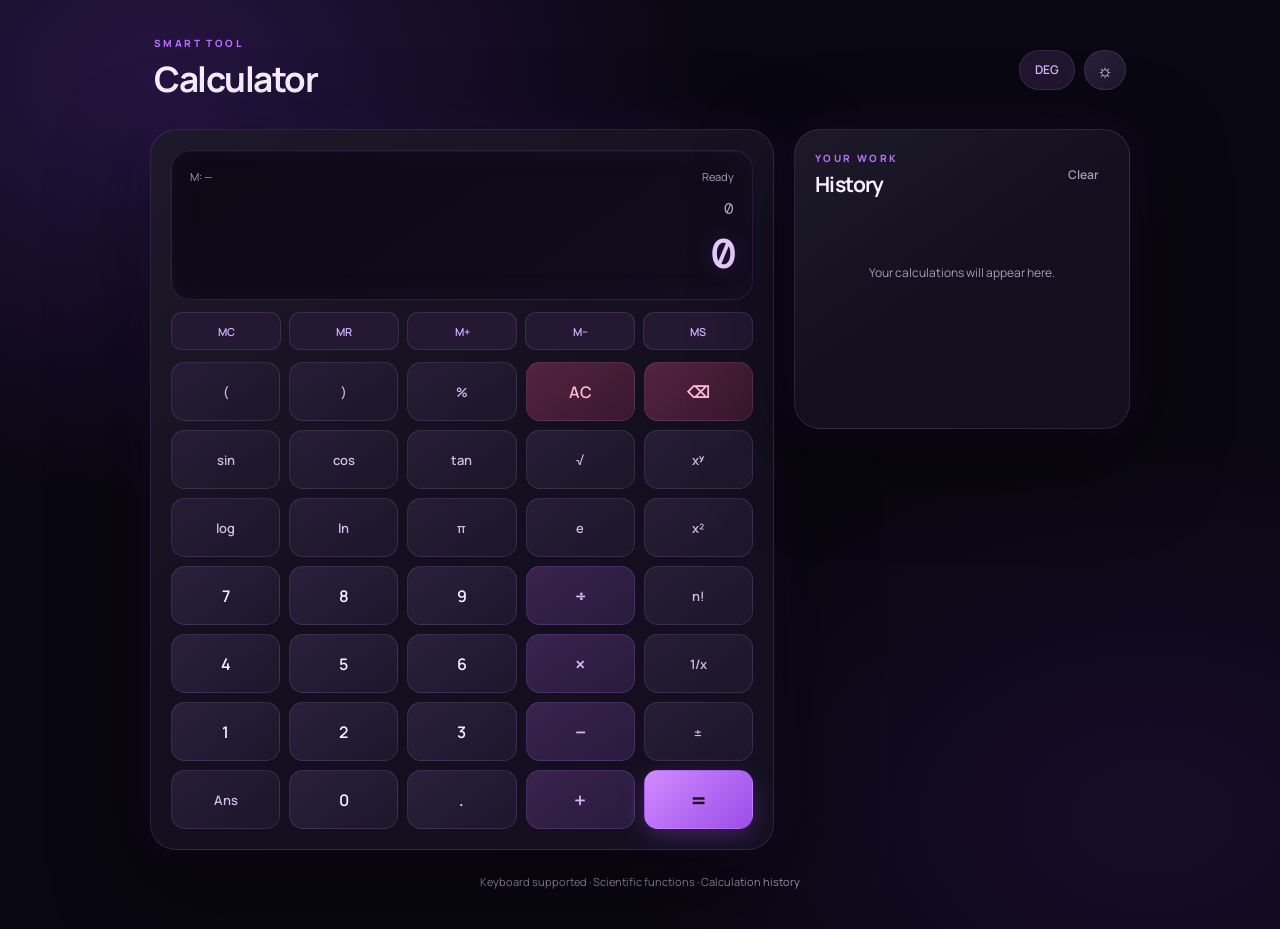
<file: WebDev-L2-Calculator/index.html>
<!DOCTYPE html>
<html lang="en">
<head>
  <meta charset="UTF-8" />
  <meta name="viewport" content="width=device-width, initial-scale=1.0" />
  <meta name="theme-color" content="#101827" />
  <title>Advanced Calculator</title>
  <link rel="stylesheet" href="style.css" />
</head>
<body>
  <main class="app">
    <header class="topbar">
      <div>
        <p class="eyebrow">SMART TOOL</p>
        <h1>Calculator</h1>
      </div>
      <div class="top-actions">
        <button id="angleMode" class="chip" title="Toggle degrees/radians">DEG</button>
        <button id="themeToggle" class="icon-btn" title="Toggle theme" aria-label="Toggle theme">☼</button>
      </div>
    </header>

    <section class="calculator">
      <div class="display">
        <div class="display-meta">
          <span id="memoryIndicator">M: —</span>
          <span id="status">Ready</span>
        </div>
        <div id="expression" class="expression" aria-label="Expression">0</div>
        <div id="result" class="result" aria-live="polite">0</div>
      </div>

      <div class="utility-row">
        <button data-action="memory-clear">MC</button>
        <button data-action="memory-recall">MR</button>
        <button data-action="memory-add">M+</button>
        <button data-action="memory-subtract">M−</button>
        <button data-action="memory-store">MS</button>
      </div>

      <div class="keypad">
        <button class="function" data-value="(">(</button>
        <button class="function" data-value=")">)</button>
        <button class="function" data-action="percent">%</button>
        <button class="danger" data-action="clear">AC</button>
        <button class="danger" data-action="backspace">⌫</button>

        <button class="function" data-value="sin(">sin</button>
        <button class="function" data-value="cos(">cos</button>
        <button class="function" data-value="tan(">tan</button>
        <button class="function" data-value="sqrt(">√</button>
        <button class="function" data-value="^">xʸ</button>

        <button class="function" data-value="log(">log</button>
        <button class="function" data-value="ln(">ln</button>
        <button class="function" data-value="π">π</button>
        <button class="function" data-value="e">e</button>
        <button class="function" data-action="square">x²</button>

        <button data-value="7">7</button>
        <button data-value="8">8</button>
        <button data-value="9">9</button>
        <button class="operator" data-value="÷">÷</button>
        <button class="function" data-value="!">n!</button>

        <button data-value="4">4</button>
        <button data-value="5">5</button>
        <button data-value="6">6</button>
        <button class="operator" data-value="×">×</button>
        <button class="function" data-action="reciprocal">1/x</button>

        <button data-value="1">1</button>
        <button data-value="2">2</button>
        <button data-value="3">3</button>
        <button class="operator" data-value="−">−</button>
        <button class="function" data-action="sign">±</button>

        <button class="function" data-action="ans">Ans</button>
        <button data-value="0">0</button>
        <button data-value=".">.</button>
        <button class="operator" data-value="+">+</button>
        <button class="equals" data-action="equals">=</button>
      </div>
    </section>

    <aside class="history-panel">
      <div class="history-heading">
        <div>
          <p class="eyebrow">YOUR WORK</p>
          <h2>History</h2>
        </div>
        <button id="clearHistory" class="text-btn">Clear</button>
      </div>
      <div id="history" class="history-list">
        <p class="empty-history">Your calculations will appear here.</p>
      </div>
    </aside>

    <footer>Keyboard supported · Scientific functions · Calculation history</footer>
  </main>
  <script src="script.js"></script>
</body>
</html>
</file>
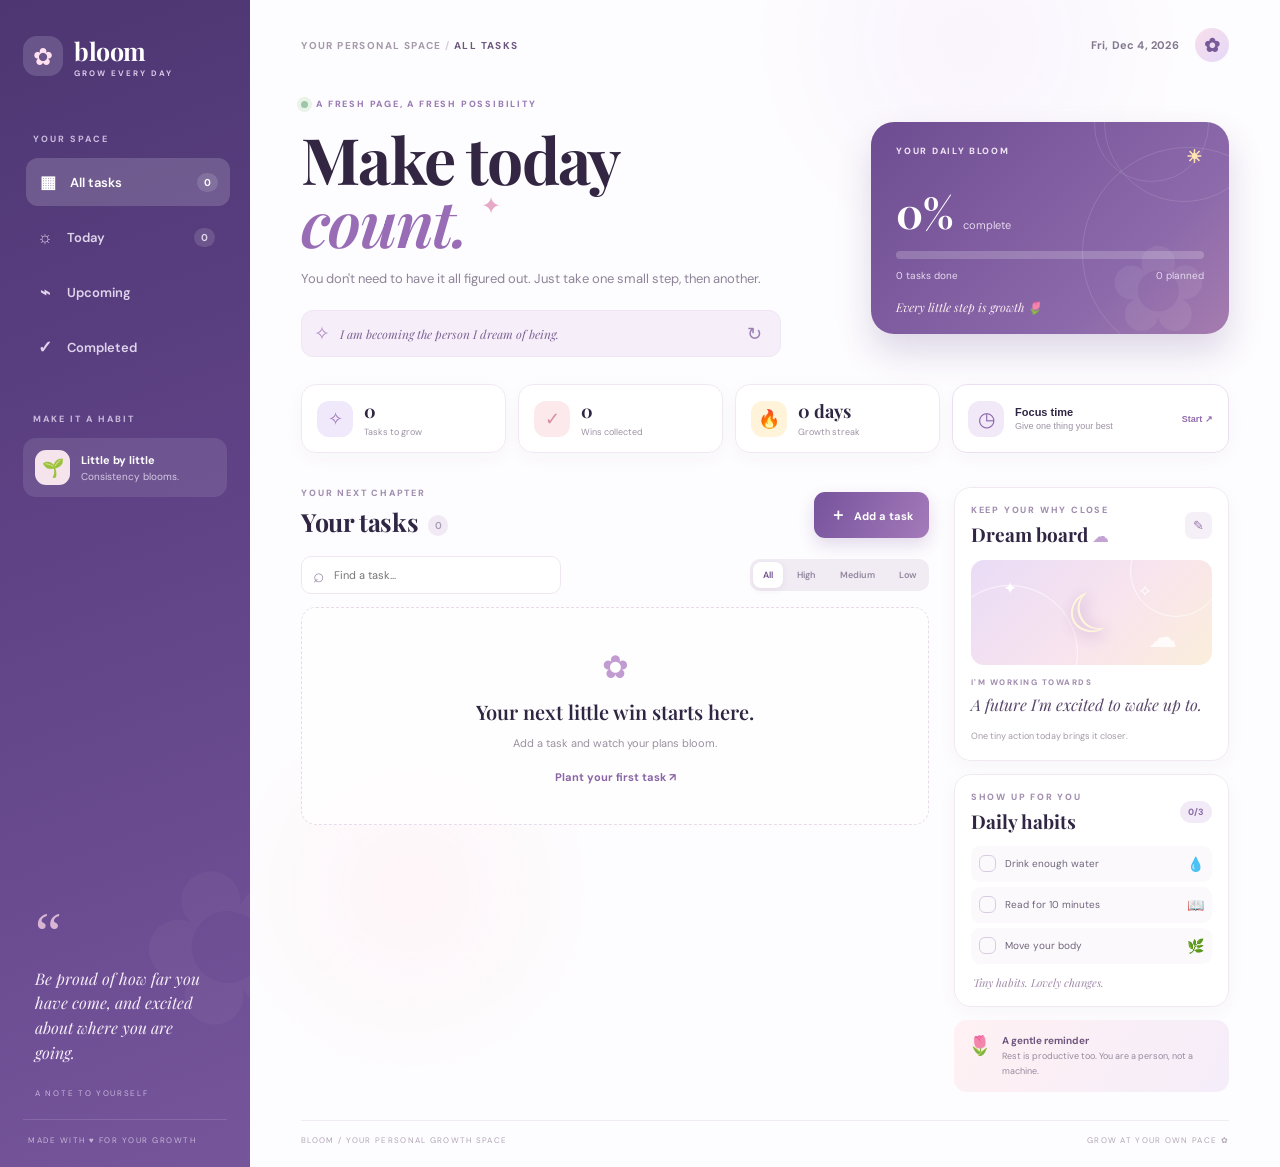
<file: WebDev-L2-ToDo-Web-App/index.html>
<!DOCTYPE html>
<html lang="en">
<head>
<meta charset="UTF-8"><meta name="viewport" content="width=device-width, initial-scale=1.0">
<meta name="description" content="Bloom — a joyful daily planner to grow your goals, habits and focus.">
<title>Bloom — Grow Every Day</title>
<link rel="preconnect" href="https://fonts.googleapis.com"><link rel="preconnect" href="https://fonts.gstatic.com" crossorigin>
<link href="https://fonts.googleapis.com/css2?family=DM+Sans:wght@400;500;600;700;800&family=Playfair+Display:ital,wght@0,600;0,700;1,600;1,700&display=swap" rel="stylesheet">
<link rel="stylesheet" href="style.css">
</head>
<body>
<div class="ambient ambient-one"></div><div class="ambient ambient-two"></div>
<div class="app-shell">
<aside class="sidebar">
 <a class="brand" href="#"><span class="brand-icon">✿</span><span>bloom<small>GROW EVERY DAY</small></span></a>
 <div class="side-label">YOUR SPACE</div>
 <nav class="side-nav" aria-label="Task views">
  <button class="nav-item active" data-filter="all"><span>▦</span> All tasks <b id="allCount">0</b></button>
  <button class="nav-item" data-filter="today"><span>☼</span> Today <b id="todayCount">0</b></button>
  <button class="nav-item" data-filter="upcoming"><span>⌁</span> Upcoming</button>
  <button class="nav-item" data-filter="completed"><span>✓</span> Completed</button>
 </nav>
 <div class="side-label second-label">MAKE IT A HABIT</div>
 <div class="habit-mini"><span class="habit-emoji">🌱</span><div><strong>Little by little</strong><small>Consistency blooms.</small></div></div>
 <div class="sidebar-quote"><span>“</span><p>Be proud of how far you have come, and excited about where you are going.</p><small>A NOTE TO YOURSELF</small></div>
 <div class="side-bottom">MADE WITH ♥ FOR YOUR GROWTH</div>
</aside>
<main class="main-content">
 <header class="topbar"><div><span class="crumb">YOUR PERSONAL SPACE</span><span class="crumb-slash"> / </span><b id="viewLabel">ALL TASKS</b></div><div class="top-right"><span id="todayDate"></span><div class="avatar">✿</div></div></header>
 <section class="hero">
  <div class="hero-copy"><div class="eyebrow"><span class="live-dot"></span> A FRESH PAGE, A FRESH POSSIBILITY</div>
   <h1>Make today<br><em>count.</em> <span class="hero-sparkle">✦</span></h1>
   <p class="hero-sub">You don't need to have it all figured out. Just take one small step, then another.</p>
   <div class="affirmation"><span>✧</span><p id="quoteText">I am becoming the person I dream of being.</p><button id="newQuote" aria-label="New affirmation" title="New affirmation">↻</button></div>
  </div>
  <div class="progress-card"><div class="progress-orbit orbit-a"></div><div class="progress-orbit orbit-b"></div>
   <div class="progress-head"><span>YOUR DAILY BLOOM</span><span class="sun-icon">☀</span></div>
   <div class="progress-number"><strong id="progressPercent">0%</strong><span>complete</span></div>
   <div class="progress-track"><div class="progress-fill" id="progressFill"></div></div>
   <div class="progress-foot"><span id="progressDone">0 tasks done</span><span id="progressTotal">0 planned</span></div>
   <div class="progress-message" id="progressCheer">Every little step is growth 🌷</div>
  </div>
 </section>
 <section class="stats-row">
  <article class="stat-card"><span class="stat-icon lavender">✧</span><div><strong id="totalStat">0</strong><small>Tasks to grow</small></div></article>
  <article class="stat-card"><span class="stat-icon peach">✓</span><div><strong id="doneStat">0</strong><small>Wins collected</small></div></article>
  <article class="stat-card"><span class="stat-icon yellow">🔥</span><div><strong id="streakStat">0 days</strong><small>Growth streak</small></div></article>
  <button class="focus-card" id="openFocus"><span class="focus-icon">◷</span><span><strong>Focus time</strong><small>Give one thing your best</small></span><b>Start ↗</b></button>
 </section>
 <section class="workspace">
  <div class="tasks-panel">
   <div class="section-heading"><div><div class="eyebrow muted">YOUR NEXT CHAPTER</div><h2 id="sectionTitle">Your tasks <span id="visibleCount">0</span></h2></div><button class="add-button" id="openAdd"><span>＋</span> Add a task</button></div>
   <div class="toolbar"><label class="search-box"><span>⌕</span><input id="searchInput" type="search" placeholder="Find a task..." aria-label="Search tasks"></label><div class="filter-pills"><button class="priority-filter active" data-priority="all">All</button><button class="priority-filter" data-priority="High">High</button><button class="priority-filter" data-priority="Medium">Medium</button><button class="priority-filter" data-priority="Low">Low</button></div></div>
   <div class="task-list" id="taskList" aria-live="polite"></div>
   <div class="empty-state" id="emptyState"><div class="empty-flower">✿</div><h3>Your next little win starts here.</h3><p>Add a task and watch your plans bloom.</p><button class="text-button" id="emptyAdd">Plant your first task ↗</button></div>
  </div>
  <aside class="right-rail">
   <section class="dream-card"><div class="rail-heading"><div><span class="eyebrow muted">KEEP YOUR WHY CLOSE</span><h3>Dream board <span>☁</span></h3></div><button id="editDream" class="tiny-edit" title="Edit your dream">✎</button></div><div class="dream-art"><span class="dream-star star-one">✦</span><span class="dream-star star-two">✧</span><div class="dream-moon">☾</div><div class="dream-cloud">☁</div></div><p class="dream-label">I'M WORKING TOWARDS</p><p class="dream-text" id="dreamText">A future I'm excited to wake up to.</p><small class="dream-note">One tiny action today brings it closer.</small></section>
   <section class="habits-card"><div class="rail-heading"><div><span class="eyebrow muted">SHOW UP FOR YOU</span><h3>Daily habits</h3></div><span class="habit-count" id="habitCount">0/3</span></div><div class="habit-list">
    <label class="habit-row"><input type="checkbox" data-habit="water"><span class="habit-check">✓</span><span>Drink enough water</span><i>💧</i></label>
    <label class="habit-row"><input type="checkbox" data-habit="read"><span class="habit-check">✓</span><span>Read for 10 minutes</span><i>📖</i></label>
    <label class="habit-row"><input type="checkbox" data-habit="move"><span class="habit-check">✓</span><span>Move your body</span><i>🌿</i></label>
   </div><p class="habit-footer" id="habitFooter">Tiny habits. Lovely changes.</p></section>
   <div class="kindness-note"><span>🌷</span><p><strong>A gentle reminder</strong><br>Rest is productive too. You are a person, not a machine.</p></div>
  </aside>
 </section>
 <footer class="main-footer"><span>BLOOM / YOUR PERSONAL GROWTH SPACE</span><span>GROW AT YOUR OWN PACE ✿</span></footer>
</main>
</div>
<dialog class="task-dialog" id="taskDialog"><form id="taskForm"><div class="dialog-head"><div><p class="eyebrow muted">PLANT A NEW GOAL</p><h2 id="dialogTitle">Add a task</h2></div><button type="button" class="close-button" id="closeDialog">×</button></div>
 <label class="field-label" for="taskTitle">What would you like to do?</label><input class="form-control" id="taskTitle" maxlength="90" placeholder="e.g. Finish my project ✨" required>
 <div class="form-row"><div><label class="field-label" for="taskDate">Due date</label><input class="form-control" id="taskDate" type="date"></div><div><label class="field-label" for="taskPriority">Priority</label><select class="form-control" id="taskPriority"><option>Medium</option><option>High</option><option>Low</option></select></div></div>
 <label class="field-label" for="taskNote">A little note <span class="optional">(optional)</span></label><textarea class="form-control" id="taskNote" rows="3" maxlength="180" placeholder="Break it into small steps..."></textarea>
 <div class="dialog-actions"><button type="button" class="cancel-button" id="cancelDialog">Maybe later</button><button class="save-button" type="submit">Save my task ↗</button></div></form></dialog>
<dialog class="focus-dialog" id="focusDialog"><div class="focus-modal"><button class="close-button focus-close" id="closeFocus">×</button><div class="focus-flower">✿</div><p class="eyebrow muted">A LITTLE TIME FOR YOU</p><h2>One thing at a time.</h2><p class="focus-intro">Take a breath. You can do more than you think.</p><div class="timer-ring"><div><strong id="timerDisplay">25:00</strong><small>MINUTES OF FOCUS</small></div></div><div class="timer-controls"><button class="cancel-button" id="resetTimer">Reset</button><button class="save-button" id="toggleTimer">Start focusing</button></div><p class="focus-footnote">No rush. Just progress. 💜</p></div></dialog>
<dialog class="dream-dialog" id="dreamDialog"><form id="dreamForm"><div class="dialog-head"><div><p class="eyebrow muted">YOUR BIG WHY</p><h2>What are you dreaming of?</h2></div><button type="button" class="close-button" id="closeDream">×</button></div><label class="field-label" for="dreamInput">My dream</label><textarea class="form-control" id="dreamInput" rows="3" maxlength="120" placeholder="e.g. Build a career I love..."></textarea><div class="dialog-actions"><button type="button" class="cancel-button" id="cancelDream">Cancel</button><button class="save-button" type="submit">Save my dream ↗</button></div></form></dialog>
<div class="toast" id="toast" role="status" aria-live="polite"></div><div class="confetti-layer" id="confettiLayer" aria-hidden="true"></div>
<script src="script.js"></script>
</body></html>
</file>
<file: WebDev-L2-Calculator/style.css>
@import url('https://fonts.googleapis.com/css2?family=DM+Mono:wght@400;500&family=Manrope:wght@400;500;600;700;800&display=swap');

:root {
  color-scheme: dark;
  --bg: #090711;
  --panel: #151020;
  --panel2: #211832;
  --key: #241b35;
  --text: #f6f0ff;
  --muted: #a99bbd;
  --accent: #b56cff;
  --accentText: #160a24;
  --line: rgba(203, 153, 255, .14);
  --danger: #492039;
  --shadow: 0 28px 90px rgba(0,0,0,.58), 0 0 55px rgba(151,74,255,.10);
}
* { box-sizing: border-box; }
body {
  margin: 0; min-height: 100vh;
  background:
    radial-gradient(ellipse at 12% 8%, rgba(137,63,224,.23), transparent 35%),
    radial-gradient(ellipse at 90% 88%, rgba(91,35,151,.18), transparent 34%),
    var(--bg);
  color: var(--text); font-family: Manrope, system-ui, sans-serif; padding: 36px 18px;
}
.app { width: min(100%, 980px); margin: auto; display: grid; grid-template-columns: minmax(0,1.3fr) minmax(250px,.7fr); gap: 20px; align-items: start; }
.topbar { grid-column: 1/-1; display:flex; justify-content:space-between; align-items:center; padding:0 4px 6px; }
.eyebrow { margin:0 0 5px; font-size:10px; letter-spacing:2.4px; color:var(--accent); font-weight:800; }
h1 { margin:0; font-size:clamp(25px,4vw,35px); letter-spacing:-1.5px; }
.top-actions { display:flex; gap:9px; }
button { border:1px solid var(--line); color:var(--text); background:linear-gradient(145deg,#2a203d,#1d162b); border-radius:14px; min-height:54px; font:600 15px Manrope,sans-serif; cursor:pointer; transition:transform .15s,filter .15s,box-shadow .15s,border-color .15s; }
button:hover { filter:brightness(1.2); transform:translateY(-2px); border-color:rgba(181,108,255,.5); box-shadow:0 8px 22px rgba(132,66,210,.14); }
button:active { transform:scale(.97); }
.chip,.icon-btn { min-height:40px; padding:0 15px; border-radius:30px; font-size:12px; }
.chip { color:#d7b7ff; background:#21152f; }
.icon-btn { width:42px; padding:0; font-size:18px; }
.calculator,.history-panel {
  background:linear-gradient(145deg,rgba(255,255,255,.045),transparent 52%),rgba(21,16,32,.94);
  border:1px solid var(--line); border-radius:26px; box-shadow:var(--shadow); padding:20px;
  backdrop-filter: blur(16px);
}
.display {
  min-height:145px; border-radius:19px; padding:18px;
  background:linear-gradient(145deg,#0d0915,#120d1d);
  border:1px solid rgba(181,108,255,.18); display:flex; flex-direction:column; justify-content:space-between;
  box-shadow:inset 0 1px 0 rgba(255,255,255,.035), inset 0 0 35px rgba(132,60,210,.06); overflow:hidden;
}
.display-meta { display:flex; justify-content:space-between; color:var(--muted); font-size:11px; }
.expression { text-align:right; color:#b8a6cc; font:16px 'DM Mono',monospace; min-height:24px; overflow-wrap:anywhere; margin-top:14px; }
.result { text-align:right; color:#e8ceff; text-shadow:0 0 24px rgba(181,108,255,.2); font:500 clamp(29px,5vw,42px) 'DM Mono',monospace; letter-spacing:-2px; overflow-wrap:anywhere; margin-top:4px; }
.utility-row { display:grid; grid-template-columns:repeat(5,1fr); gap:8px; margin:12px 0; }
.utility-row button { min-height:38px; border-radius:11px; font-size:11px; color:#d4b2ff; background:#241832; }
.keypad { display:grid; grid-template-columns:repeat(5,1fr); gap:9px; }
.keypad button { min-height:59px; font-size:16px; }
.keypad .function { color:#d0bce8; background:linear-gradient(145deg,#261d36,#1c1629); font-size:13px; }
.keypad .operator { color:#d9b7ff; background:linear-gradient(145deg,#38234d,#291b3c); font-size:21px; border-color:rgba(181,108,255,.2); }
.keypad .danger { background:linear-gradient(145deg,#54233f,#38182e); color:#ffb9d9; }
.keypad .equals {
  background:linear-gradient(135deg,#d18aff,#9b4de8); color:#180a25; border-color:transparent;
  font-size:23px; font-weight:800; box-shadow:0 7px 24px rgba(158,75,232,.3);
}
.history-panel { min-height:300px; }
.history-heading { display:flex; justify-content:space-between; align-items:center; margin:1px 0 18px; }
h2 { margin:0; font-size:21px; letter-spacing:-.6px; }
.text-btn { min-height:32px; padding:0 10px; border:0; background:transparent; color:var(--muted); font-size:12px; box-shadow:none; }
.history-list { display:flex; flex-direction:column; gap:9px; max-height:460px; overflow:auto; }
.history-item { text-align:right; padding:11px 12px; border-radius:13px; background:linear-gradient(145deg,#251a35,#1b1428); cursor:pointer; border:1px solid var(--line); min-height:auto; }
.history-item:hover { border-color:var(--accent); }
.history-expression { color:var(--muted); font:11px 'DM Mono',monospace; overflow-wrap:anywhere; }
.history-result { margin-top:5px; color:#e5caff; font:16px 'DM Mono',monospace; }
.empty-history { color:var(--muted); font-size:12px; line-height:1.6; text-align:center; padding:35px 10px; }
footer { grid-column:1/-1; text-align:center; color:var(--muted); font-size:11px; padding:4px; }
body.light {
  color-scheme:light; --bg:#f4effa; --panel:#fff; --panel2:#f1e9fa; --key:#eee5f8; --text:#241632;
  --muted:#766687; --line:rgba(75,36,108,.13); --danger:#ffe6f0; --shadow:0 24px 70px rgba(70,36,100,.12);
  background:radial-gradient(circle at 15% 10%,#e4d0fb 0,transparent 35%),var(--bg);
}
body.light .display { background:#f8f3fc; border-color:var(--line); }
body.light .keypad .operator { background:#eadcf8; }
body.light .keypad .equals { background:linear-gradient(135deg,#d18aff,#a85be8); }
@media(max-width:760px) {
  body { padding:22px 12px; }
  .app { grid-template-columns:1fr; max-width:520px; }
  .topbar,footer { grid-column:1; }
  .history-panel { min-height:180px; }
  .history-list { max-height:220px; }
}
@media(max-width:390px) {
  .calculator { padding:12px; }
  .keypad { gap:6px; }
  .keypad button { min-height:52px; font-size:14px; }
  .keypad .function { font-size:11px; }
}
</file>
<file: WebDev-L2-ToDo-Web-App/style.css>
:root{--ink:#302644;--muted:#8b8299;--purple:#7552a6;--purple-dark:#4c356e;--lilac:#eee5fb;--pink:#f8e3ee;--cream:#fffaf6;--line:#f0eaf2;--shadow:0 18px 50px rgba(81,55,111,.09)}*{box-sizing:border-box}body{margin:0;background:#fbf8fc;color:var(--ink);font-family:'DM Sans',sans-serif;min-height:100vh;overflow-x:hidden}.ambient{position:fixed;border-radius:50%;filter:blur(2px);pointer-events:none;z-index:-1}.ambient-one{width:420px;height:420px;background:radial-gradient(circle,#f3e6fb 0,transparent 70%);top:-170px;right:8%}.ambient-two{width:360px;height:360px;background:radial-gradient(circle,#fce9ef 0,transparent 70%);bottom:-170px;left:18%}.app-shell{max-width:1600px;min-height:100vh;margin:auto;display:grid;grid-template-columns:250px minmax(0,1fr);background:rgba(255,255,255,.55);box-shadow:0 0 80px rgba(87,62,112,.04)}.sidebar{background:linear-gradient(160deg,#4d3672 0%,#63458a 55%,#76559b 100%);color:#fff;padding:34px 23px 22px;display:flex;flex-direction:column;min-height:100vh;position:relative;overflow:hidden}.sidebar:after{content:'✿';position:absolute;font-size:210px;color:rgba(255,255,255,.035);right:-65px;bottom:85px;transform:rotate(-20deg)}.brand{display:flex;align-items:center;gap:11px;color:#fff;text-decoration:none;font:700 25px 'Playfair Display',serif;letter-spacing:-.5px;margin-bottom:55px}.brand-icon{width:40px;height:40px;border-radius:14px;background:rgba(255,255,255,.15);display:grid;place-items:center;font:24px 'DM Sans';color:#ffe1f0}.brand small{display:block;font:700 8px 'DM Sans';letter-spacing:2px;color:#d8c8e9;margin-top:1px}.side-label{font-size:9px;font-weight:800;letter-spacing:2px;color:#c9b9dc;margin:0 0 13px 10px}.side-nav{display:grid;gap:7px}.nav-item{border:0;background:transparent;color:#dfd4eb;border-radius:12px;padding:13px 12px;text-align:left;font:600 13px 'DM Sans';display:flex;align-items:center;gap:12px;cursor:pointer;transition:.25s}.nav-item>span{width:20px;text-align:center;font-size:17px}.nav-item b{margin-left:auto;font-size:10px;background:rgba(255,255,255,.13);padding:3px 7px;border-radius:20px}.nav-item:hover,.nav-item.active{background:rgba(255,255,255,.16);color:#fff;transform:translateX(3px)}.second-label{margin-top:42px}.habit-mini{display:flex;align-items:center;gap:11px;background:rgba(255,255,255,.1);padding:12px;border-radius:13px}.habit-emoji{width:35px;height:35px;border-radius:11px;background:#f6e4ed;display:grid;place-items:center;font-size:18px}.habit-mini strong,.habit-mini small{display:block}.habit-mini strong{font-size:11px}.habit-mini small{font-size:10px;color:#d6c9e4;margin-top:3px}.sidebar-quote{margin-top:auto;padding:25px 12px 18px;position:relative;z-index:1}.sidebar-quote>span{font:60px Georgia;color:#d9b5d4;line-height:.7}.sidebar-quote p{font:italic 16px 'Playfair Display';line-height:1.55;color:#f5edf8;margin:9px 0 14px}.sidebar-quote small{font-size:8px;letter-spacing:1.7px;color:#c7b4d9}.side-bottom{font-size:8px;letter-spacing:1.5px;color:#c6b6d6;padding:15px 5px 0;border-top:1px solid rgba(255,255,255,.13);position:relative;z-index:1}.main-content{padding:28px clamp(24px,4vw,62px) 22px;min-width:0}.topbar{display:flex;justify-content:space-between;align-items:center;font-size:10px;letter-spacing:1.4px;color:#a49aaa;font-weight:700;margin-bottom:36px}.topbar b{color:#6c587e}.crumb-slash{color:#d5cbdc}.top-right{display:flex;align-items:center;gap:16px;letter-spacing:.2px;font-size:11px;color:#82788e}.avatar{width:34px;height:34px;border-radius:50%;display:grid;place-items:center;background:linear-gradient(135deg,#f8dfea,#e5d8fa);color:#795a98;font-size:19px}.hero{display:grid;grid-template-columns:minmax(0,1.2fr) minmax(280px,.8fr);gap:34px;align-items:center;margin-bottom:27px;animation:rise .7s both}.eyebrow{font-size:9px;font-weight:800;letter-spacing:1.8px;color:#997bb2;display:flex;align-items:center;gap:8px}.live-dot{width:7px;height:7px;background:#9ec6a7;border-radius:50%;box-shadow:0 0 0 4px #e9f3e8}.hero h1{font:700 clamp(43px,5vw,65px)/.99 'Playfair Display',serif;letter-spacing:-1.8px;margin:17px 0 13px;color:#332642}.hero h1 em{color:#986db5;font-weight:600}.hero-sparkle{font:24px 'DM Sans';color:#e6a9c8;vertical-align:top;display:inline-block;animation:twinkle 2.5s infinite}.hero-sub{font-size:13px;line-height:1.8;color:#8e8498;max-width:470px;margin:0}.affirmation{display:flex;align-items:center;gap:10px;margin-top:20px;background:#f6effa;border:1px solid #efe5f5;border-radius:12px;padding:10px 12px;max-width:480px;color:#7d6495}.affirmation>span{font-size:19px;color:#b38bc7}.affirmation p{font:italic 12px 'Playfair Display';margin:0;flex:1}.affirmation button{border:0;background:transparent;color:#9c7db2;font-size:18px;cursor:pointer;transition:.4s}.affirmation button:hover{transform:rotate(180deg)}.progress-card{background:linear-gradient(135deg,#6e4c91,#8b69aa 70%,#a57caf);border-radius:23px;padding:23px 25px 19px;color:#fff;position:relative;overflow:hidden;box-shadow:0 18px 35px rgba(102,72,139,.2);min-height:210px}.progress-card:before{content:'';position:absolute;width:210px;height:210px;border-radius:50%;border:1px solid rgba(255,255,255,.13);right:-65px;top:25px}.progress-card:after{content:'✿';position:absolute;right:20px;bottom:-34px;font-size:120px;color:rgba(255,255,255,.07);animation:slowspin 35s linear infinite}.progress-orbit{position:absolute;border:1px solid rgba(255,255,255,.12);border-radius:50%;pointer-events:none}.orbit-a{width:160px;height:160px;right:-35px;top:-80px}.orbit-b{width:115px;height:115px;right:20px;top:-55px}.progress-head,.progress-foot{display:flex;justify-content:space-between;position:relative;z-index:1}.progress-head{font-size:9px;letter-spacing:1.7px;font-weight:800;color:#eee4f5}.sun-icon{font-size:18px;color:#ffe4ae}.progress-number{display:flex;align-items:baseline;gap:9px;margin:15px 0 11px;position:relative;z-index:1}.progress-number strong{font:700 42px 'Playfair Display'}.progress-number span{font-size:11px;color:#e5d8ee}.progress-track{height:8px;border-radius:20px;background:rgba(255,255,255,.2);overflow:hidden;position:relative;z-index:1}.progress-fill{height:100%;width:0;background:linear-gradient(90deg,#f9cde0,#ffe5ad);border-radius:20px;transition:width .8s cubic-bezier(.2,.8,.2,1);position:relative}.progress-fill:after{content:'';position:absolute;inset:0;background:linear-gradient(100deg,transparent,rgba(255,255,255,.7),transparent);animation:shine 2.5s infinite}.progress-foot{font-size:10px;color:#e6d9ed;margin-top:10px;z-index:1}.progress-message{font:italic 12px 'Playfair Display';color:#ffebf3;margin-top:17px;position:relative;z-index:1}.stats-row{display:grid;grid-template-columns:repeat(3,minmax(0,1fr)) minmax(190px,1.35fr);gap:12px;margin-bottom:34px;animation:rise .75s .08s both}.stat-card,.focus-card{background:rgba(255,255,255,.85);border:1px solid #f0e9f3;border-radius:15px;padding:14px 15px;display:flex;align-items:center;gap:11px;min-width:0;box-shadow:0 5px 20px rgba(83,57,104,.035)}.stat-icon{width:36px;height:36px;border-radius:12px;display:grid;place-items:center;font-size:18px}.lavender{background:#f0e8fb;color:#9b76bb}.peach{background:#fce9ec;color:#d68c9d}.yellow{background:#fff3d9;color:#c89c49}.stat-card strong,.stat-card small,.focus-card strong,.focus-card small{display:block}.stat-card strong{font:700 18px 'Playfair Display';white-space:nowrap}.stat-card small,.focus-card small{font-size:9px;color:#9c92a4;margin-top:3px;white-space:nowrap}.focus-card{border:1px solid #eadff2;text-align:left;cursor:pointer;color:var(--ink);transition:.25s}.focus-card:hover{transform:translateY(-3px);box-shadow:var(--shadow)}.focus-icon{width:36px;height:36px;border-radius:12px;background:#f1e8f8;color:#8b66aa;display:grid;place-items:center;font-size:20px}.focus-card>span:nth-child(2){flex:1}.focus-card strong{font-size:11px}.focus-card>b{font-size:9px;color:#926cac;white-space:nowrap}.workspace{display:grid;grid-template-columns:minmax(0,1fr) 275px;gap:25px;align-items:start;animation:rise .8s .14s both}.tasks-panel{min-width:0}.section-heading{display:flex;justify-content:space-between;align-items:end;gap:12px;margin-bottom:18px}.muted{color:#a18eaf}.section-heading h2{font:700 25px 'Playfair Display';margin:6px 0 0;letter-spacing:-.4px}.section-heading h2 span{font:600 10px 'DM Sans';color:#a99eb1;background:#f1eaf5;border-radius:20px;padding:4px 7px;vertical-align:middle;margin-left:4px}.add-button,.save-button{border:0;border-radius:11px;background:linear-gradient(115deg,#76539d,#a47ab9);color:#fff;font:700 11px 'DM Sans';padding:12px 16px;cursor:pointer;box-shadow:0 7px 16px rgba(123,83,158,.2);transition:.25s;position:relative;overflow:hidden}.add-button:hover,.save-button:hover{transform:translateY(-2px);box-shadow:0 10px 22px rgba(123,83,158,.3)}.add-button span{font-size:16px;margin-right:5px}.toolbar{display:flex;justify-content:space-between;gap:10px;align-items:center;margin-bottom:13px}.search-box{height:38px;display:flex;align-items:center;gap:8px;padding:0 11px;border:1px solid #eee7f1;background:#fff;border-radius:10px;flex:1;max-width:260px;color:#a08baa}.search-box span{font-size:19px}.search-box input{border:0;outline:0;width:100%;font:11px 'DM Sans';color:var(--ink);background:transparent}.filter-pills{display:flex;gap:4px;background:#f1ebf4;border-radius:10px;padding:3px}.priority-filter{border:0;background:transparent;border-radius:8px;padding:7px 10px;font:600 9px 'DM Sans';color:#92869d;cursor:pointer;transition:.2s}.priority-filter.active{background:#fff;color:#72518e;box-shadow:0 2px 7px #5a3b7012}.task-list{display:grid;gap:9px}.task-card{background:rgba(255,255,255,.93);border:1px solid #f0eaf2;border-radius:13px;padding:13px 13px;display:flex;align-items:flex-start;gap:11px;box-shadow:0 4px 14px rgba(70,48,90,.025);animation:taskIn .38s both;transition:transform .2s,box-shadow .2s}.task-card:hover{transform:translateY(-2px);box-shadow:0 9px 23px rgba(75,50,99,.08)}.task-card.done{background:#fcfafc}.check-button{flex:0 0 20px;width:20px;height:20px;border:1.5px solid #d7c8e1;border-radius:7px;background:#fff;color:white;cursor:pointer;display:grid;place-items:center;font-size:12px;margin-top:1px;transition:.2s}.check-button:hover{border-color:#9671b1;background:#f6effa}.task-card.done .check-button{background:#9a7ab0;border-color:#9a7ab0}.task-content{flex:1;min-width:0}.task-title{font-size:12px;font-weight:700;color:#493c55;overflow-wrap:anywhere}.task-card.done .task-title{text-decoration:line-through;color:#a69daa}.task-note{font-size:10px;color:#a197a7;margin-top:4px;line-height:1.5}.task-meta{display:flex;align-items:center;gap:9px;margin-top:9px;flex-wrap:wrap}.priority-tag{font-size:8px;font-weight:700;padding:4px 7px;border-radius:20px}.priority-tag.High{background:#fde9eb;color:#c47a86}.priority-tag.Medium{background:#fff2d9;color:#b18a48}.priority-tag.Low{background:#e9f3e9;color:#719878}.task-date{font-size:9px;color:#a79dab}.task-date.overdue{color:#c56f7b}.task-actions{display:flex;gap:3px}.icon-action{border:0;background:transparent;color:#b1a5b7;cursor:pointer;font-size:15px;width:25px;height:25px;border-radius:7px}.icon-action:hover{background:#f3edf6;color:#795994}.empty-state{display:none;text-align:center;padding:38px 15px;background:rgba(255,255,255,.7);border:1px dashed #e7dbea;border-radius:15px}.empty-state.show{display:block;animation:rise .4s}.empty-flower{font-size:32px;color:#c29bd0;animation:bob 3s infinite}.empty-state h3{font:600 20px 'Playfair Display';margin:10px 0 6px}.empty-state p{font-size:11px;color:#9a90a0}.text-button{border:0;background:transparent;color:#8a65a6;font:700 11px 'DM Sans';cursor:pointer;margin-top:8px}.right-rail{display:grid;gap:13px}.dream-card,.habits-card{background:rgba(255,255,255,.88);border:1px solid #f0e9f2;border-radius:17px;padding:16px;box-shadow:0 5px 20px rgba(83,57,104,.035)}.rail-heading{display:flex;align-items:center;justify-content:space-between}.rail-heading h3{font:700 19px 'Playfair Display';margin:5px 0 0}.rail-heading h3 span{font:17px 'DM Sans';color:#c2a3d2}.tiny-edit{border:0;background:#f5eff8;color:#9b7aad;width:27px;height:27px;border-radius:8px;cursor:pointer}.dream-art{height:105px;border-radius:13px;margin:13px 0 12px;background:linear-gradient(135deg,#eadcf7,#f8e4ee 55%,#fbeedb);position:relative;overflow:hidden;display:grid;place-items:center}.dream-art:before,.dream-art:after{content:'';position:absolute;border-radius:50%;border:1px solid rgba(255,255,255,.65)}.dream-art:before{width:135px;height:135px;left:-30px;top:25px}.dream-art:after{width:90px;height:90px;right:-10px;top:-35px}.dream-moon{font-size:55px;color:#fff7db;text-shadow:0 4px 15px #b58dc0;transform:rotate(-25deg);animation:float 4s ease-in-out infinite}.dream-cloud{position:absolute;bottom:9px;right:35px;font-size:29px;color:#fff;opacity:.8}.dream-star{position:absolute;color:#fff;font-size:17px;animation:twinkle 2s infinite}.star-one{top:17px;left:32px}.star-two{right:60px;top:20px;animation-delay:.8s}.dream-label{font-size:8px;letter-spacing:1.5px;font-weight:800;color:#a28eaf;margin:0 0 7px}.dream-text{font:italic 16px 'Playfair Display';line-height:1.4;color:#59466a;margin:0 0 6px}.dream-note{font-size:9px;color:#a49aa9}.habit-count{font-size:9px;font-weight:800;color:#8d6da6;background:#f2eaf7;padding:5px 8px;border-radius:20px}.habit-list{display:grid;gap:5px;margin-top:12px}.habit-row{display:flex;align-items:center;gap:9px;padding:9px 8px;border-radius:9px;background:#fcf9fd;font-size:10px;color:#70657b;cursor:pointer;transition:.2s}.habit-row:hover{background:#f7eff9}.habit-row input{position:absolute;opacity:0;pointer-events:none}.habit-check{width:17px;height:17px;border:1px solid #d9cce1;border-radius:6px;color:transparent;display:grid;place-items:center;font-size:11px;transition:.2s}.habit-row input:checked+.habit-check{background:#9473aa;border-color:#9473aa;color:#fff}.habit-row input:checked~span:nth-of-type(2){text-decoration:line-through;color:#b3a9b7}.habit-row i{font-style:normal;margin-left:auto;font-size:14px}.habit-footer{font:italic 11px 'Playfair Display';color:#a28bab;margin:11px 2px 0}.kindness-note{display:flex;gap:10px;align-items:flex-start;padding:13px 14px;background:linear-gradient(120deg,#fff1f3,#f5edfa);border-radius:13px}.kindness-note>span{font-size:19px}.kindness-note p{font-size:9px;line-height:1.65;color:#96899d;margin:0}.kindness-note strong{font-size:10px;color:#70577f}.main-footer{display:flex;justify-content:space-between;border-top:1px solid #f0eaf2;margin-top:28px;padding-top:14px;color:#b0a5b5;font-size:8px;letter-spacing:1.3px}.task-dialog,.dream-dialog,.focus-dialog{border:0;padding:0;border-radius:20px;width:min(460px,calc(100% - 30px));box-shadow:0 25px 90px #30204440;color:var(--ink)}dialog::backdrop{background:rgba(45,31,59,.38);backdrop-filter:blur(5px)}.task-dialog form,.dream-dialog form{padding:25px}.dialog-head{display:flex;justify-content:space-between;align-items:flex-start;margin-bottom:22px}.dialog-head h2,.focus-modal h2{font:700 25px 'Playfair Display';margin:5px 0}.close-button{border:0;background:#f5eff8;color:#8d749c;width:30px;height:30px;border-radius:9px;font-size:21px;cursor:pointer}.field-label{display:block;font-size:10px;font-weight:700;color:#6f627b;margin:13px 0 7px}.form-control{width:100%;border:1px solid #e9e0ed;background:#fdfbfe;border-radius:10px;padding:11px 12px;font:11px 'DM Sans';color:var(--ink);outline:none}.form-control:focus{border-color:#ad8bc0;box-shadow:0 0 0 3px #f1e8f6}.form-row{display:grid;grid-template-columns:1fr 1fr;gap:12px}.note-control{resize:vertical}.optional{font-weight:400;color:#aaa0ad}.dialog-actions{display:flex;justify-content:flex-end;gap:8px;margin-top:22px}.cancel-button{border:1px solid #e9e1ed;background:#fff;color:#887b90;border-radius:10px;padding:11px 15px;font:700 10px 'DM Sans';cursor:pointer}.focus-dialog{width:min(430px,calc(100% - 30px))}.focus-modal{text-align:center;padding:30px 25px 25px;position:relative}.focus-close{position:absolute;right:17px;top:17px}.focus-flower{font-size:30px;color:#b68acb;animation:slowspin 15s linear infinite}.focus-intro{font-size:11px;color:#9b91a1}.timer-ring{width:190px;height:190px;border-radius:50%;margin:22px auto;background:conic-gradient(#a17bb9 0deg,#e8d9f0 0deg);display:grid;place-items:center;position:relative}.timer-ring:before{content:'';position:absolute;inset:9px;background:#fff;border-radius:50%}.timer-ring>div{position:relative;z-index:1}.timer-ring strong{display:block;font:700 42px 'Playfair Display';color:#624a79}.timer-ring small{font-size:8px;letter-spacing:1.4px;color:#a99caf}.timer-controls{display:flex;justify-content:center;gap:9px}.focus-footnote{font:italic 12px 'Playfair Display';color:#a48bb1;margin:20px 0 0}.dream-dialog{width:min(430px,calc(100% - 30px))}.toast{position:fixed;bottom:24px;left:50%;transform:translate(-50%,20px);opacity:0;pointer-events:none;background:#49345f;color:#fff;padding:12px 18px;border-radius:12px;font-size:11px;box-shadow:0 10px 30px #3e2b5540;transition:.3s;z-index:20}.toast.show{opacity:1;transform:translate(-50%,0)}.confetti-layer{position:fixed;inset:0;pointer-events:none;overflow:hidden;z-index:30}.confetti{position:absolute;top:-20px;width:8px;height:13px;border-radius:3px;animation:confettiFall 1.8s ease-in forwards}@keyframes rise{from{opacity:0;transform:translateY(18px)}to{opacity:1;transform:translateY(0)}}@keyframes taskIn{from{opacity:0;transform:translateY(8px) scale(.99)}to{opacity:1;transform:translateY(0) scale(1)}}@keyframes shine{0%{transform:translateX(-120%)}55%,100%{transform:translateX(120%)}}@keyframes twinkle{0%,100%{opacity:.65;transform:scale(.9)}50%{opacity:1;transform:scale(1.2)}}@keyframes slowspin{to{transform:rotate(360deg)}}@keyframes float{0%,100%{transform:translateY(0) rotate(-25deg)}50%{transform:translateY(-8px) rotate(-18deg)}}@keyframes bob{0%,100%{transform:translateY(0)}50%{transform:translateY(-7px)}}@keyframes confettiFall{to{transform:translate(var(--drift),105vh) rotate(720deg);opacity:0}}@media(max-width:1100px){.workspace{grid-template-columns:minmax(0,1fr) 245px;gap:16px}.stats-row{grid-template-columns:repeat(2,minmax(0,1fr))}.focus-card{grid-column:span 2}.hero{gap:18px}}@media(max-width:820px){.app-shell{grid-template-columns:76px minmax(0,1fr)}.sidebar{padding:25px 11px}.brand{justify-content:center;margin-bottom:48px}.brand>span:last-child,.side-label,.nav-item:not(.active),.nav-item b,.habit-mini,.sidebar-quote,.side-bottom{display:none}.nav-item{justify-content:center;padding:13px 5px;font-size:0}.nav-item>span{font-size:20px}.nav-item.active{transform:none}.second-label{display:none}.hero{grid-template-columns:1fr}.progress-card{min-height:190px}.workspace{grid-template-columns:1fr}.right-rail{grid-template-columns:1fr 1fr}.kindness-note{grid-column:span 2}}@media(max-width:560px){.main-content{padding:20px 15px}.topbar{margin-bottom:25px}.topbar .crumb,.crumb-slash{display:none}.hero h1{font-size:49px}.hero-sub{font-size:12px}.stats-row{gap:7px}.stat-card{padding:11px 9px;gap:7px}.stat-icon{width:30px;height:30px}.stat-card strong{font-size:15px}.stat-card small{font-size:8px}.focus-card{padding:10px}.section-heading{align-items:center}.section-heading h2{font-size:22px}.add-button{padding:10px 11px;font-size:10px}.toolbar{align-items:stretch;flex-direction:column}.search-box{max-width:none}.filter-pills{align-self:flex-start}.right-rail{grid-template-columns:1fr}.kindness-note{grid-column:auto}.main-footer{font-size:7px;gap:10px}.main-footer span:last-child{text-align:right}.task-actions{gap:0}.task-card{padding:11px 9px}}
</file>
